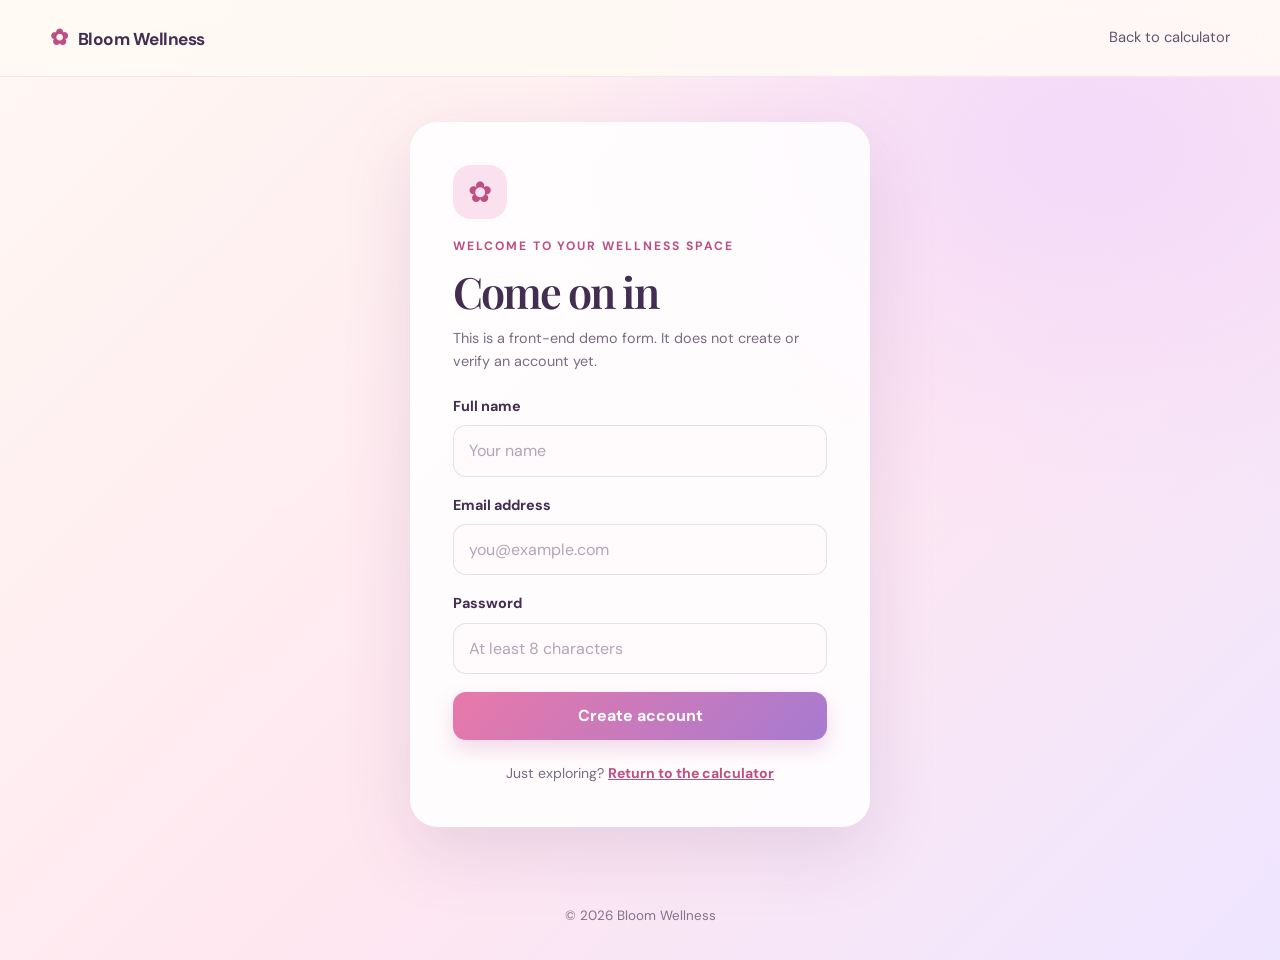
<file: index.html>
<!DOCTYPE html>
<html lang="en">
<head>
  <meta charset="UTF-8"><meta name="viewport" content="width=device-width, initial-scale=1.0">
  <title>Sign in | Bloom Wellness</title>
  <link rel="stylesheet" href="index.css">
</head>
<body class="auth-page">
<header class="site-header"><nav class="navbar" aria-label="Main navigation"><a class="brand" href="home.html"><span class="brand-mark">✿</span> Bloom Wellness</a><div class="nav-links"><a href="home.html">Back to calculator</a></div></nav></header>
<main class="auth-main">
  <section class="auth-card">
    <div class="auth-flower" aria-hidden="true">✿</div><p class="eyebrow">Welcome to your wellness space</p><h1>Come on in</h1>
    <p class="auth-intro">This is a front-end demo form. It does not create or verify an account yet.</p>
    <form id="auth-form">
      <label for="name">Full name</label><input id="name" name="name" type="text" placeholder="Your name" autocomplete="name" required>
      <label for="email">Email address</label><input id="email" name="email" type="email" placeholder="you@example.com" autocomplete="email" required>
      <label for="password">Password</label><input id="password" name="password" type="password" placeholder="At least 8 characters" minlength="8" autocomplete="new-password" required>
      <p id="auth-message" class="form-message" role="status" aria-live="polite"></p><button class="button button-primary auth-submit" type="submit">Create account</button>
    </form>
    <p class="auth-bottom">Just exploring? <a href="home.html">Return to the calculator</a></p>
  </section>
</main>
<footer class="site-footer auth-footer"><p>© 2026 Bloom Wellness</p></footer>
<script>
const authForm = document.getElementById("auth-form");
const authMessage = document.getElementById("auth-message");
authForm.addEventListener("submit", function(event) {
  event.preventDefault();
  if (!authForm.reportValidity()) return;
  authMessage.textContent = "The form looks good! Account creation needs a backend to work.";
  authMessage.classList.add("success-message");
});
</script>
</body>
</html>
</file>
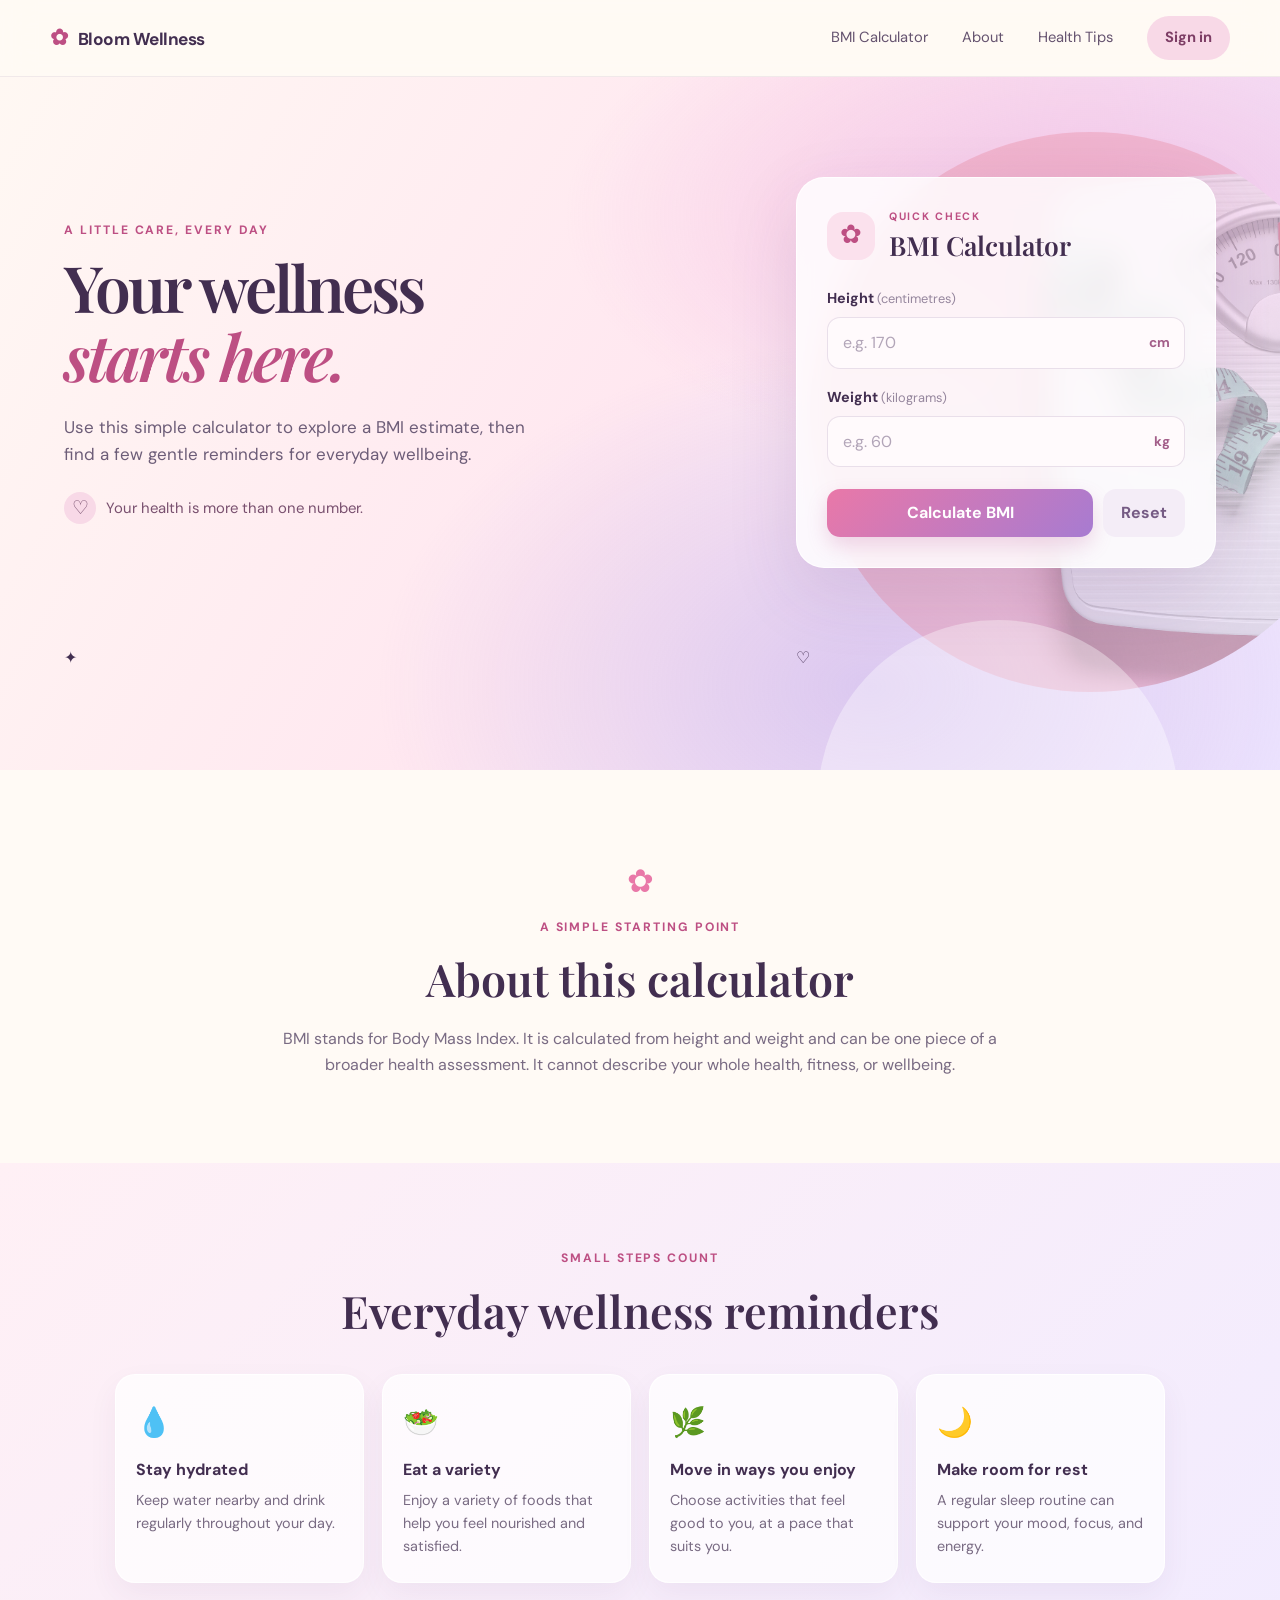
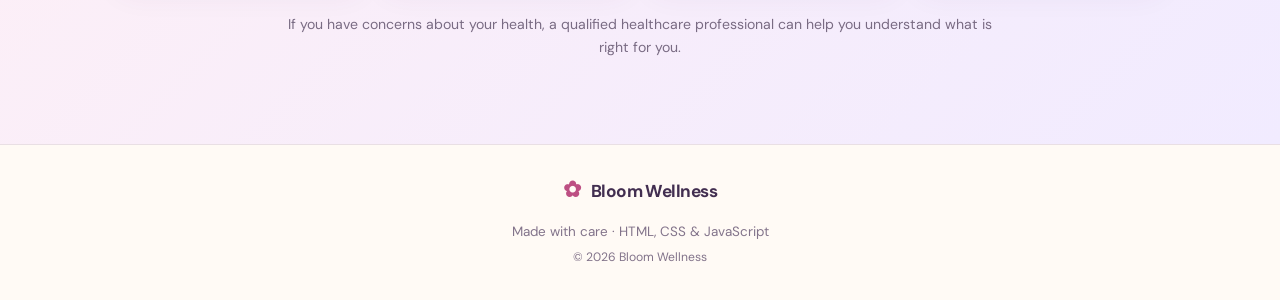
<file: home.html>
<!DOCTYPE html>
<html lang="en">
<head>
  <meta charset="UTF-8">
  <meta name="viewport" content="width=device-width, initial-scale=1.0">
  <meta name="description" content="A simple BMI calculator and wellness tips website.">
  <title>Bloom Wellness | BMI Calculator</title>
  <link rel="stylesheet" href="index.css">
</head>
<body class="home-page">
<header class="site-header">
  <nav class="navbar" aria-label="Main navigation">
    <a class="brand" href="home.html"><span class="brand-mark">✿</span> Bloom Wellness</a>
    <div class="nav-links">
      <a href="#calculator">BMI Calculator</a><a href="#about">About</a><a href="#health">Health Tips</a><a class="nav-cta" href="index.html">Sign in</a>
    </div>
  </nav>
</header>
<main>
  <section class="hero" id="calculator">
    <div class="hero-copy">
      <p class="eyebrow">A little care, every day</p>
      <h1>Your wellness<br><span>starts here.</span></h1>
      <p class="hero-description">Use this simple calculator to explore a BMI estimate, then find a few gentle reminders for everyday wellbeing.</p>
      <div class="hero-note"><span aria-hidden="true">♡</span> Your health is more than one number.</div>
    </div>
    <div class="calculator-card">
      <div class="card-heading"><span class="card-icon" aria-hidden="true">✿</span><div><p class="eyebrow">Quick check</p><h2>BMI Calculator</h2></div></div>
      <form id="bmi-form" novalidate>
        <label for="height">Height <span>(centimetres)</span></label>
        <div class="input-wrap"><input id="height" name="height" type="number" inputmode="decimal" min="1" max="300" placeholder="e.g. 170" required><span class="unit">cm</span></div>
        <label for="weight">Weight <span>(kilograms)</span></label>
        <div class="input-wrap"><input id="weight" name="weight" type="number" inputmode="decimal" min="1" max="500" placeholder="e.g. 60" required><span class="unit">kg</span></div>
        <p id="form-message" class="form-message" role="alert" aria-live="polite"></p>
        <div class="button-row"><button class="button button-primary" type="submit">Calculate BMI</button><button class="button button-secondary" type="reset" id="reset">Reset</button></div>
      </form>
      <div id="result-panel" class="result-panel" hidden aria-live="polite">
        <p class="result-label">Your BMI estimate</p><p id="result" class="result-number">—</p><p id="result-category" class="result-category"></p>
        <p class="result-disclaimer">BMI is a screening estimate, not a diagnosis. Adult ranges are not suitable for interpreting BMI in children or teens; age-specific guidance may be needed.</p>
      </div>
    </div>
    <div class="decor decor-one" aria-hidden="true">✦</div><div class="decor decor-two" aria-hidden="true">♡</div>
  </section>
  <section class="content-section about-section" id="about">
    <div class="section-symbol" aria-hidden="true">✿</div><p class="eyebrow">A simple starting point</p><h2>About this calculator</h2>
    <p>BMI stands for Body Mass Index. It is calculated from height and weight and can be one piece of a broader health assessment. It cannot describe your whole health, fitness, or wellbeing.</p>
  </section>
  <section class="content-section health-section" id="health">
    <p class="eyebrow">Small steps count</p><h2>Everyday wellness reminders</h2>
    <div class="tip-grid">
      <article class="tip-card"><span aria-hidden="true">💧</span><h3>Stay hydrated</h3><p>Keep water nearby and drink regularly throughout your day.</p></article>
      <article class="tip-card"><span aria-hidden="true">🥗</span><h3>Eat a variety</h3><p>Enjoy a variety of foods that help you feel nourished and satisfied.</p></article>
      <article class="tip-card"><span aria-hidden="true">🌿</span><h3>Move in ways you enjoy</h3><p>Choose activities that feel good to you, at a pace that suits you.</p></article>
      <article class="tip-card"><span aria-hidden="true">🌙</span><h3>Make room for rest</h3><p>A regular sleep routine can support your mood, focus, and energy.</p></article>
    </div>
    <p class="gentle-note">If you have concerns about your health, a qualified healthcare professional can help you understand what is right for you.</p>
  </section>
</main>
<footer class="site-footer"><a class="brand footer-brand" href="home.html"><span class="brand-mark">✿</span> Bloom Wellness</a><p>Made with care · HTML, CSS &amp; JavaScript</p><p class="copyright">© 2026 Bloom Wellness</p></footer>
<script src="index.js"></script>
</body>
</html>
</file>
<file: index.css>
@import url('https://fonts.googleapis.com/css2?family=DM+Sans:wght@400;500;600;700&family=Playfair+Display:wght@500;600;700&display=swap');
:root{--ink:#422e50;--muted:#796b83;--pink:#e978a8;--pink-dark:#bd4f83;--cream:#fffaf5;--line:rgba(119,82,139,.16);--shadow:0 24px 70px rgba(91,49,110,.13)}
*{box-sizing:border-box}html{scroll-behavior:smooth;scroll-padding-top:90px}body{margin:0;color:var(--ink);font-family:"DM Sans",Arial,sans-serif;line-height:1.6;background:var(--cream)}a{color:inherit}button,input{font:inherit}
.site-header{position:sticky;top:0;z-index:20;background:rgba(255,250,245,.91);border-bottom:1px solid rgba(119,82,139,.1);backdrop-filter:blur(16px)}
.navbar{width:min(1180px,calc(100% - 40px));min-height:76px;margin:0 auto;display:flex;align-items:center;justify-content:space-between;gap:24px}
.brand{text-decoration:none;font-weight:700;letter-spacing:-.03em;white-space:nowrap;font-size:1.08rem}.brand-mark{color:var(--pink-dark);margin-right:7px;font-size:1.35rem}
.nav-links{display:flex;align-items:center;gap:clamp(14px,3vw,34px)}.nav-links a{text-decoration:none;font-size:.92rem;color:#65536f;transition:color .2s}.nav-links a:hover{color:var(--pink-dark)}.nav-links .nav-cta{padding:10px 18px;border-radius:999px;background:#f8d9e7;color:#7d3d65;font-weight:700}
.hero{position:relative;isolation:isolate;overflow:hidden;min-height:690px;padding:clamp(52px,8vw,100px) max(5vw,calc((100vw - 1180px)/2));display:grid;grid-template-columns:minmax(0,1fr) minmax(320px,420px);align-items:center;gap:clamp(32px,6vw,90px);background:radial-gradient(ellipse at 85% 20%,rgba(235,166,218,.55),transparent 34%),radial-gradient(ellipse at 68% 88%,rgba(180,159,231,.42),transparent 40%),linear-gradient(120deg,#fff8f3 0%,#ffe7f0 50%,#eee5ff 100%)}
.hero::before{content:"";position:absolute;z-index:-1;width:560px;height:560px;right:-90px;top:55px;border-radius:50%;background:url("Untitled-Website-4.png") center/cover no-repeat;opacity:.35;filter:saturate(.85);animation:float 9s ease-in-out infinite}.hero::after{content:"";position:absolute;z-index:-1;width:360px;height:360px;right:8%;bottom:-210px;border-radius:50%;background:rgba(255,255,255,.36)}
.hero-copy{max-width:560px}.eyebrow{margin:0 0 12px;color:var(--pink-dark);font-size:.76rem;font-weight:700;text-transform:uppercase;letter-spacing:.16em}
.hero h1,.auth-card h1{margin:0;font:600 clamp(2.8rem,5vw,4.7rem)/1.08 "Playfair Display",Georgia,serif;letter-spacing:-.045em}.hero h1 span{color:var(--pink-dark);font-style:italic}.hero-description{max-width:470px;margin:24px 0;color:#6d5d78;font-size:1.06rem}
.hero-note{display:inline-flex;align-items:center;gap:10px;color:#79506f;font-size:.93rem}.hero-note span{display:grid;place-items:center;width:32px;height:32px;border-radius:50%;background:#f8d9e7;font-size:1.2rem}
.calculator-card{width:100%;padding:30px;border:1px solid rgba(255,255,255,.85);border-radius:28px;background:rgba(255,255,255,.83);box-shadow:var(--shadow);backdrop-filter:blur(14px)}
.card-heading{display:flex;align-items:center;gap:14px;margin-bottom:24px}.card-icon{display:grid;place-items:center;flex:0 0 48px;height:48px;border-radius:16px;background:#fbe1ed;color:var(--pink-dark);font-size:1.6rem}.card-heading .eyebrow{margin-bottom:2px;font-size:.67rem}.card-heading h2{margin:0;font:600 1.65rem "Playfair Display",Georgia,serif}
.calculator-card label,.auth-card label{display:block;margin:17px 0 7px;font-size:.9rem;font-weight:700}.calculator-card label span{color:#95869d;font-weight:400;font-size:.8rem}
.input-wrap{position:relative}.input-wrap input,.auth-card input{width:100%;min-height:49px;padding:12px 48px 12px 15px;border:1px solid var(--line);border-radius:13px;outline:none;background:#fffafc;color:var(--ink);transition:border-color .2s,box-shadow .2s}.auth-card input{padding-right:15px}.input-wrap input:focus,.auth-card input:focus{border-color:#d77cab;box-shadow:0 0 0 4px rgba(217,120,171,.14)}.input-wrap input::placeholder,.auth-card input::placeholder{color:#b2a5b8}.unit{position:absolute;right:15px;top:50%;transform:translateY(-50%);color:#a35e89;font-size:.85rem;font-weight:700}
.button-row{display:flex;gap:10px;margin-top:22px}.button{min-height:46px;padding:11px 18px;border:0;border-radius:13px;cursor:pointer;font-weight:700;transition:transform .2s,box-shadow .2s,background .2s}.button:hover{transform:translateY(-2px)}.button-primary{flex:1;color:white;background:linear-gradient(135deg,#e978a8,#a77bd1);box-shadow:0 9px 20px rgba(190,91,153,.22)}.button-primary:hover{box-shadow:0 12px 25px rgba(190,91,153,.3)}.button-secondary{background:#f4edf7;color:#755b84}
.form-message{margin:8px 0 0;color:#a33e63;font-size:.84rem}.form-message:empty{display:none}.success-message{color:#537c62}
.result-panel{margin-top:24px;padding:19px;border:1px solid #f0d0e1;border-radius:18px;text-align:center;background:linear-gradient(135deg,#fff1f6,#f4efff)}.result-panel[hidden]{display:none}.result-label{margin:0;color:#806984;font-size:.82rem}.result-number{margin:0;color:#a4477c;font:700 2.5rem "Playfair Display",Georgia,serif}.result-category{margin:0;color:#634d70;font-weight:700}.result-disclaimer{margin:12px 0 0;color:#88798d;font-size:.72rem;line-height:1.5}
.content-section{padding:86px 24px;text-align:center}.content-section h2{margin:0 0 18px;font:600 clamp(2rem,4vw,2.8rem) "Playfair Display",Georgia,serif}.about-section{background:#fffaf5}.about-section>p:not(.eyebrow){max-width:720px;margin:0 auto;color:var(--muted)}.section-symbol{margin:0 auto 10px;color:var(--pink);font-size:2rem}.health-section{background:linear-gradient(135deg,#fff0f5,#f1ebff)}
.tip-grid{width:min(1050px,100%);margin:34px auto 0;display:grid;grid-template-columns:repeat(4,1fr);gap:18px;text-align:left}.tip-card{padding:24px 20px;border:1px solid rgba(255,255,255,.9);border-radius:20px;background:rgba(255,255,255,.72);box-shadow:0 12px 30px rgba(91,49,110,.06)}.tip-card>span{font-size:1.8rem}.tip-card h3{margin:12px 0 7px;font-size:1rem}.tip-card p{margin:0;color:var(--muted);font-size:.9rem}.gentle-note{max-width:720px;margin:30px auto 0;color:#796b83;font-size:.88rem}
.site-footer{padding:28px 24px;text-align:center;background:#fffaf5;border-top:1px solid var(--line);color:#82738a;font-size:.84rem}.site-footer p{margin:5px 0}.footer-brand{display:inline-block;margin-bottom:8px;color:var(--ink)}.copyright{font-size:.76rem}
.auth-page{min-height:100vh;background:radial-gradient(ellipse at 85% 15%,#f3dafa,transparent 35%),linear-gradient(135deg,#fff8f3,#ffe7f0 55%,#eee5ff)}.auth-main{min-height:calc(100vh - 150px);display:grid;place-items:center;padding:45px 20px}.auth-card{width:min(460px,100%);padding:clamp(26px,5vw,42px);border:1px solid rgba(255,255,255,.9);border-radius:28px;background:rgba(255,255,255,.86);box-shadow:var(--shadow)}.auth-flower{display:grid;place-items:center;width:54px;height:54px;margin-bottom:18px;border-radius:18px;color:var(--pink-dark);background:#fbe1ed;font-size:1.8rem}.auth-card h1{font-size:2.7rem}.auth-intro{margin:12px 0 22px;color:var(--muted);font-size:.9rem}.auth-submit{width:100%;margin-top:18px}.auth-bottom{margin:22px 0 0;text-align:center;color:var(--muted);font-size:.88rem}.auth-bottom a{color:var(--pink-dark);font-weight:700}.auth-footer{background:transparent;border:0}
@keyframes float{0%,100%{transform:translateY(0)}50%{transform:translateY(-12px)}}
@media(max-width:900px){.hero{grid-template-columns:minmax(0,1fr) minmax(300px,390px);gap:28px;padding-left:5vw;padding-right:5vw}.hero::before{right:-160px}.tip-grid{grid-template-columns:repeat(2,1fr)}.decor{display:none}}
@media(max-width:700px){.navbar{width:calc(100% - 28px);min-height:68px;flex-wrap:wrap;padding:13px 0;gap:10px}.nav-links{width:100%;justify-content:space-between;gap:10px;flex-wrap:wrap}.nav-links a{font-size:.82rem}.nav-links .nav-cta{padding:7px 12px}.hero{grid-template-columns:1fr;padding:55px 20px;gap:34px}.hero-copy{max-width:560px}.hero h1{font-size:clamp(2.7rem,12vw,4rem)}.hero::before{width:360px;height:360px;right:-145px;top:190px;opacity:.2}.calculator-card{max-width:480px;margin:0 auto;padding:24px}.content-section{padding:64px 20px}.tip-grid{grid-template-columns:1fr}}
@media(prefers-reduced-motion:reduce){*,*::before,*::after{scroll-behavior:auto!important;animation-duration:.01ms!important;animation-iteration-count:1!important;transition-duration:.01ms!important}}
</file>
